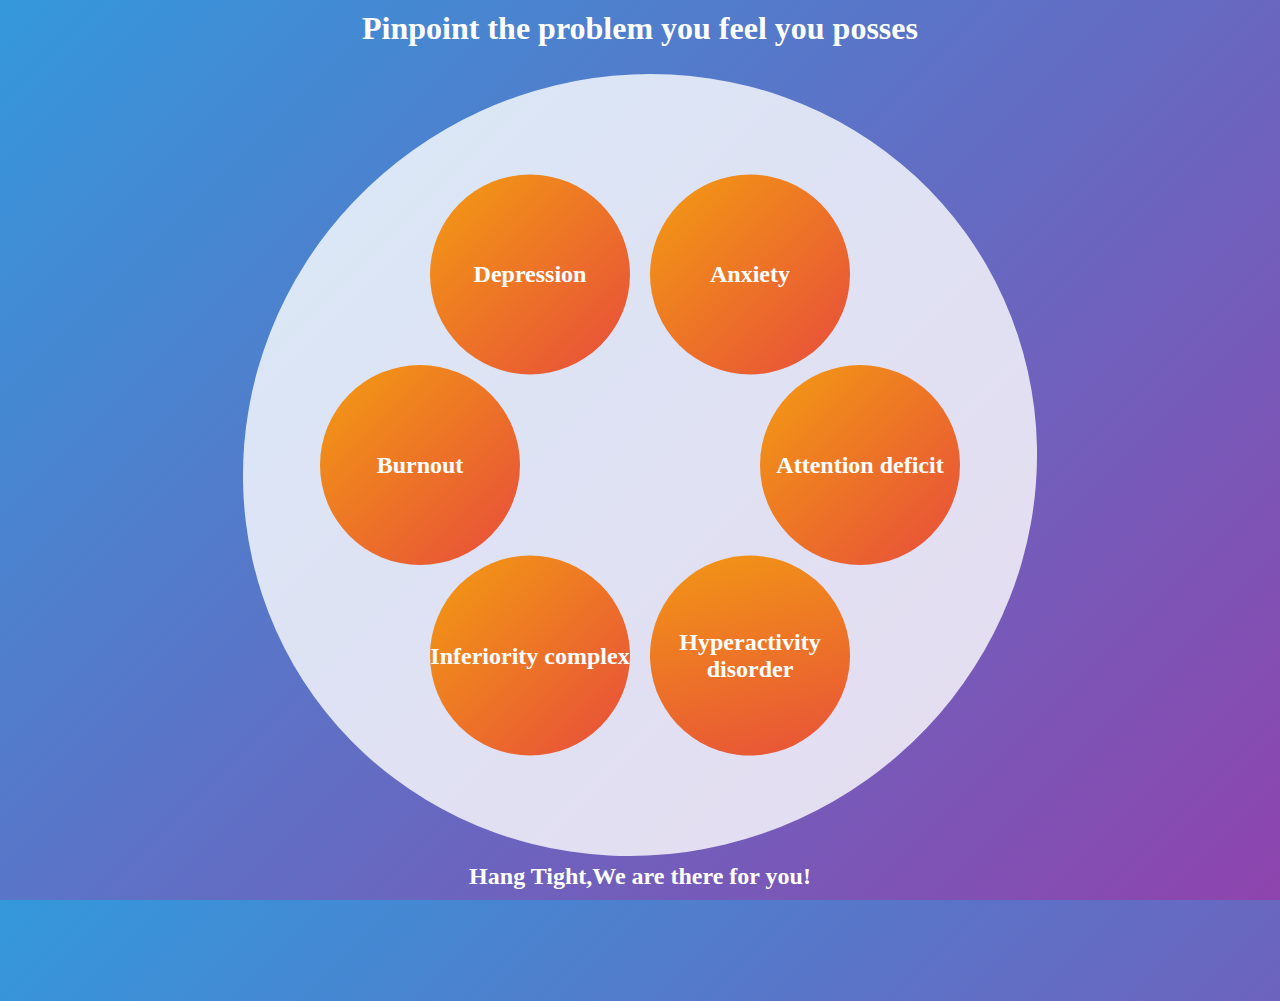
<file: Zenmindhealth/cicle.html>
<!DOCTYPE html>
<html lang="en">
<head>
<meta charset="UTF-8">
<meta name="viewport" content="width=device-width, initial-scale=1.0">
<title>Inclined Circles</title>
<style>
  body {
    margin: 0;
    padding: 0;
    display: flex;
    justify-content: center;
    align-items: center;
    height: 100vh;
    background: linear-gradient(135deg, #3498db, #8e44ad); /* Gradient background */
    flex-direction: column; /* Align elements vertically */
  }

  .circle-container {
    position: relative;
    width: 800px;
    height: 800px;
    border-radius: 50%;
    background-color: rgba(255, 255, 255, 0.8); /* Transparent white background */
    display: flex;
    justify-content: center;
    align-items: center;
    transform: rotate(-30deg); /* Rotate the container */
    margin-top: 20px; /* Adjust margin to create space between heading and circles */
  }

  .circle {
    position: absolute;
    width: 200px;
    height: 200px;
    border-radius: 50%;
    background: linear-gradient(135deg, #f39c12, #e74c3c); /* Gradient background */
    display: flex;
    justify-content: center;
    align-items: center;
    text-align: center;
    transform-origin: center;
  }

  .circle h2 {
    margin: 0;
    color: #fff; /* Text color */
  }

  .circle:nth-child(1) {
    transform: rotate(0deg) translateY(-220px) rotate(30deg); /* Position and rotate the first circle */
  }

  .circle:nth-child(2) {
    transform: rotate(60deg) translateY(-220px) rotate(330deg); /* Position and rotate the second circle */
  }

  .circle:nth-child(3) {
    transform: rotate(120deg) translateY(-220px) rotate(270deg); /* Position and rotate the third circle */
  }

  .circle:nth-child(4) {
    transform: rotate(180deg) translateY(-220px) rotate(240deg); /* Position and rotate the fourth circle */
  }

  .circle:nth-child(5) {
    transform: rotate(240deg) translateY(-220px) rotate(150deg); /* Position and rotate the fifth circle */
  }

  .circle:nth-child(6) {
    transform: rotate(300deg) translateY(-220px) rotate(90deg); /* Position and rotate the sixth circle */
  }

  /* Correct the rotation of heading 4 */
  .circle:nth-child(4) h2 {
    transform: rotate(-30deg); /* Rotate heading 4 back to upright position */
  }

  h1, h2 {
    text-align: center;
    margin: 10px 0;
    color: #fff; /* Text color */
  }
</style>
</head>
<body>
  <div>
    <h1>Pinpoint the problem you feel you posses</h1>
    
  </div>
  <div class="circle-container">
    <div class="circle"  onclick="  window.location.href = './page.html'; "><h2>Depression</h2></div>
    <div class="circle"><h2>Anxiety</h2></div>
    <div class="circle"><h2>Attention deficit</h2></div>
    <div class="circle"><h2>Hyperactivity disorder</h2></div>
    <div class="circle"><h2>Inferiority complex</h2></div>
    <div class="circle"><h2>Burnout</h2></div>
  </div>
  <h2>
    Hang Tight,We are there for you!
  </h2>
</body>
</html>
</file>
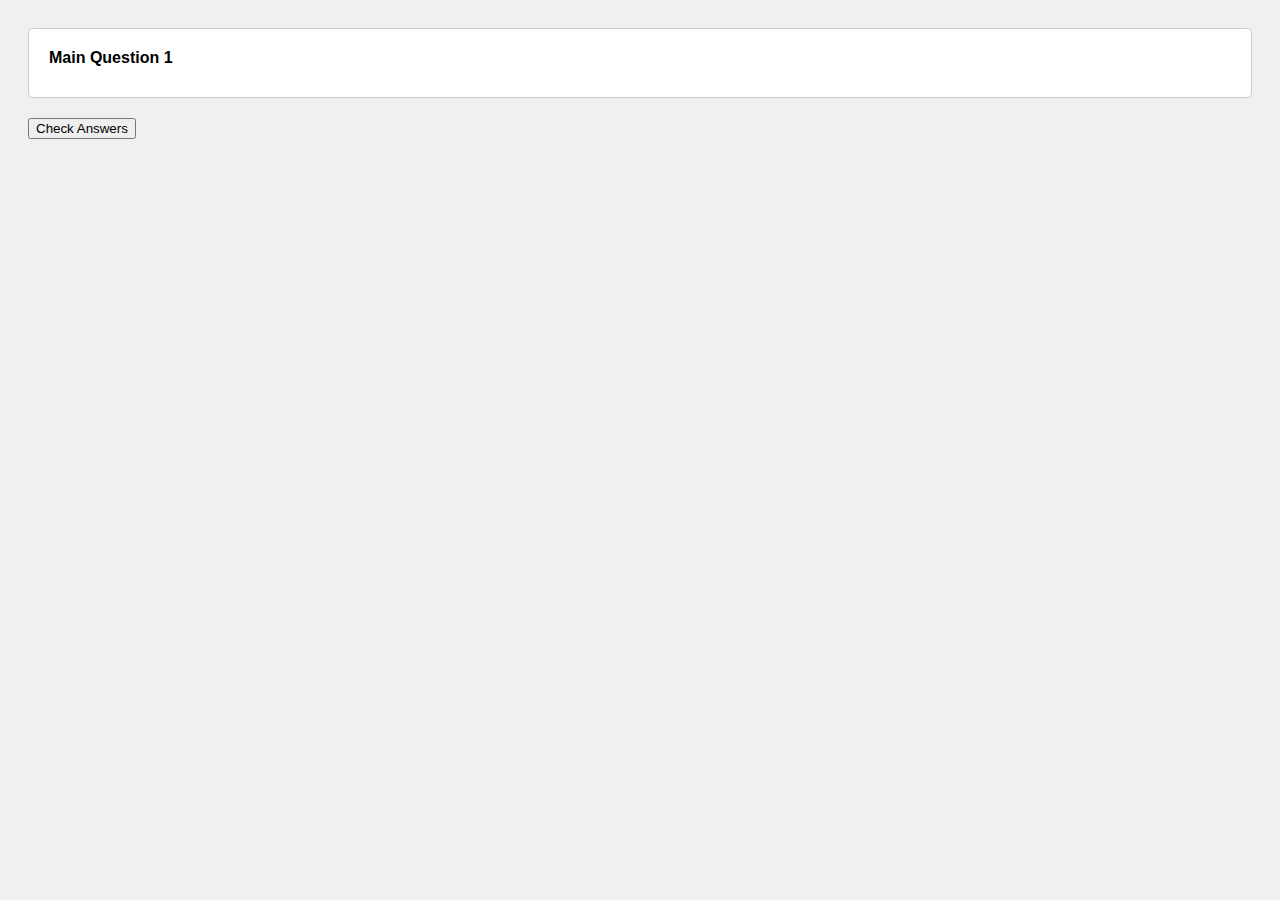
<file: Zenmindhealth/main.html>
<!DOCTYPE html>
<html lang="en">
<head>
<meta charset="UTF-8">
<meta name="viewport" content="width=device-width, initial-scale=1.0">
<title>Nested Questioning Page</title>
<style>
  body {
    font-family: Arial, sans-serif;
    background-color: #f0f0f0;
    padding: 20px;
  }
  .question-container {
    background-color: #fff;
    border: 1px solid #ccc;
    border-radius: 5px;
    padding: 20px;
    margin-bottom: 20px;
  }
  .question {
    font-weight: bold;
    margin-bottom: 10px;
    cursor: pointer;
  }
  .nested-question-container {
    display: none;
    margin-left: 20px;
  }
  .nested-question {
    font-weight: normal;
    margin-bottom: 5px;
  }
  .answer-container {
    margin-bottom: 10px;
  }
  .answer-label {
    margin-right: 10px;
  }
</style>
</head>
<body>

<div class="question-container" id="main-question-container">
  <div class="question" onclick="toggleNestedQuestions(this)">Click to reveal more questions</div>
  <div class="nested-question-container" id="nested-question-container">
    <!-- Nested Questions will be added here dynamically -->
  </div>
</div>

<div id="result"></div>

<script>
  const questions = [
    {
      question: "Main Question 1",
      nestedQuestions: [
        "Nested Question 1.1: Is the sky blue?",
        "Nested Question 1.2: Are oranges orange?",
        "Nested Question 1.3: Is the Earth flat?",
        "Nested Question 1.4: Do birds fly?"
      ]
    },
    {
      question: "Main Question 2",
      nestedQuestions: [
        "Nested Question 2.1: Is the sun hot?",
        "Nested Question 2.2: Are cats mammals?",
        "Nested Question 2.3: Do fish breathe underwater?",
        "Nested Question 2.4: Is chocolate tasty?"
      ]
    },
    // Add more questions as needed
  ];

  const mainQuestionContainer = document.getElementById('main-question-container');
  const nestedQuestionContainer = document.getElementById('nested-question-container');

  // Initialize the page with the first main question
  displayMainQuestion(questions[0]);

  function displayMainQuestion(questionData) {
    mainQuestionContainer.innerHTML = `<div class="question">${questionData.question}</div>`;
    nestedQuestionContainer.innerHTML = ""; // Reset nested questions container
    questionData.nestedQuestions.forEach(nestedQuestion => {
      const nestedQuestionDiv = document.createElement('div');
      nestedQuestionDiv.classList.add('nested-question');
      nestedQuestionDiv.textContent = nestedQuestion;
      nestedQuestionContainer.appendChild(nestedQuestionDiv);
    });
  }

  function toggleNestedQuestions(mainQuestion) {
    const isExpanded = mainQuestion.nextElementSibling.style.display === 'block';
    if (isExpanded) {
      mainQuestion.nextElementSibling.style.display = 'none';
    } else {
      mainQuestion.nextElementSibling.style.display = 'block';
    }
  }

  function checkAnswers() {
    let score = 0;

    questions.forEach(mainQuestion => {
      const nestedQuestionDiv = document.getElementById('nested-question-container');
      const nestedQuestions = nestedQuestionDiv.getElementsByClassName('nested-question');
      
      let correctAnswers = 0;

      for (let i = 0; i < nestedQuestions.length; i++) {
        // Simulate checking answers by randomly selecting true or false
        const isTrue = Math.random() < 0.5; // Randomly true/false

        // For demonstration purposes, let's assume if the answer is true, it's correct
        if (isTrue) {
          correctAnswers++;
        }
      }

      // If at least 3 out of 4 answers are correct, increase the score
      if (correctAnswers >= 3) {
        score++;
      }
    });

    document.getElementById('result').textContent = `You got ${score} out of ${questions.length} questions correct.`;
  }
</script>

<button onclick="checkAnswers()">Check Answers</button>

</body>
</html>
</file>
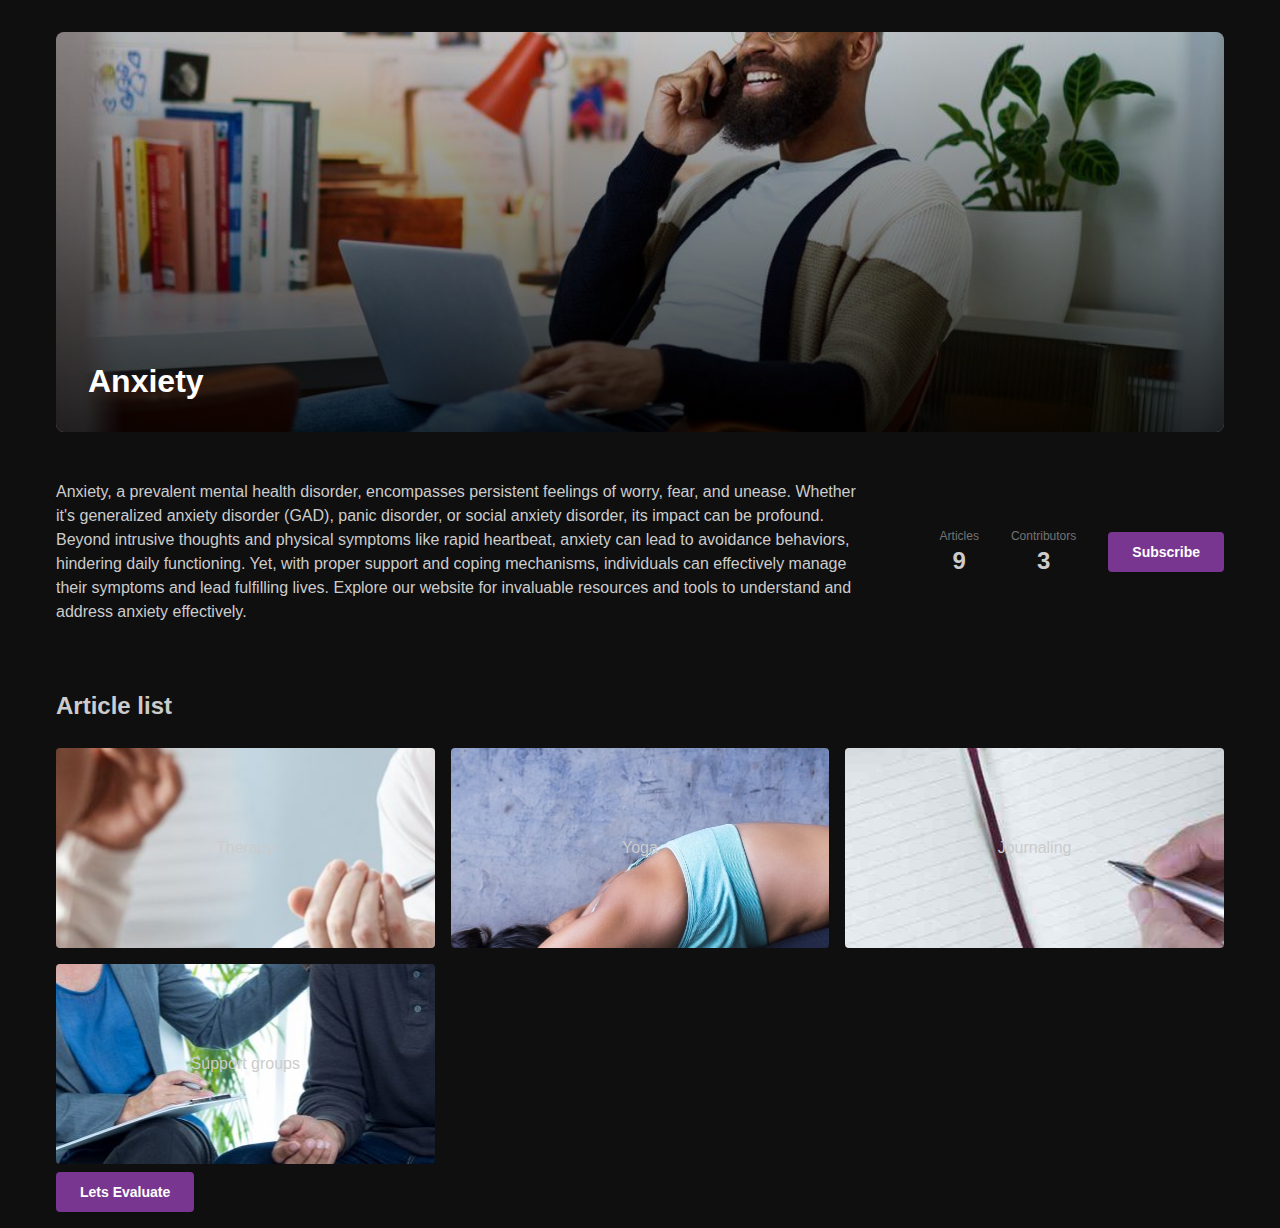
<file: Zenmindhealth/page copy.html>
<!DOCTYPE html>
<html lang="en">

<head>
    <meta charset="UTF-8">
    <meta name="viewport" content="width=device-width, initial-scale=1.0">
    <title>Document</title>
    <style>
        :root {
            /* Layout container */
            --grid-small: 1200px;
            --grid-large: 1440px;

            /* Colours */
            --gray-50: #f5f5f5;
            --gray-100: #e5e5e5;
            --gray-200: #cccccc;
            --gray-300: #999999;
            --gray-400: #737373;
            --gray-500: #454545;
            --gray-600: #383838;
            --gray-700: #2a2a2a;
            --gray-800: #1e1e1e;
            --gray-900: #141414;
            --color-primary: #793690;
            --color-text: var(--gray-200);
            --color-text-muted: var(--gray-400);
            --color-bg: #0f0f0f;

            /* Spacing system */
            --spacer-base: 8px;
            --spacer-half: calc(var(--spacer-base) / 2);
            --spacer-1: var(--spacer-base);
            --spacer-2: calc(var(--spacer-base) * 2);
            --spacer-3: calc(var(--spacer-base) * 3);
            --spacer-4: calc(var(--spacer-base) * 4);
            --spacer-6: calc(var(--spacer-base) * 3);
            --spacer-8: calc(var(--spacer-base) * 8);

            /* Extra stuff */
            --cover-img-url: url("./happy.jpg");
            --font-family: Inter, Arial, sans-serif;
            --button-bg: var(--color-primary);
            --button-bg-hover: #5a286b;
        }

        *,
        *:before,
        *:after {
            box-sizing: border-box;
        }

        body {
            margin: 0;
            padding: 0;
            font-family: var(--font-family);
            background-color: var(--color-bg);
            color: var(--color-text);
            font-size: 16px;
        }

        main {
            max-width: var(--grid-small);
            padding: var(--spacer-2);
            margin: 0 auto;
            min-height: 100vh;
        }





        .topic-teaser {
            display: flex;
            flex-direction: column-reverse;
            align-items: center;
            padding: var(--spacer-4);
            position: relative;
            background: var(--gray-800);
            height: 300px;
            border-radius: 8px;
            background-image: var(--cover-img-url);
            background-size: cover;
            background-repeat: no-repeat;
            background-position: center;
            overflow: hidden;
        }

        .topic-teaser h1 {
            margin: 0;
            color: white;
            z-index: 1;
            text-align: center;
        }

        .topic-teaser:before {
            content: "";
            position: absolute;
            top: 0;
            right: 0;
            bottom: 0;
            left: 0;
            background-image: linear-gradient(rgba(0, 0, 0, 0.2), rgba(0, 0, 0, 0.8));
        }

        .topic-details {
            display: flex;
            flex-direction: column-reverse;
            align-items: center;
            padding: var(--spacer-4) 0;
        }

        .topic-details-wrapper {
            display: flex;
            flex-direction: column;
            align-items: center;
            text-align: center;
        }

        .topic-description {
            line-height: 1.5;
            max-width: 800px;
        }

        .topic-stats {
            display: flex;
            list-style: none;
            padding: 0;
            margin: 0;
        }

        .topic-stat {
            margin-right: var(--spacer-4);
        }

        .topic-stat:last-child {
            margin-right: 0;
        }

        .topic-stat-header {
            margin: 0 0 var(--spacer-half);
            text-align: center;
            font-size: 12px;
            font-weight: normal;
            color: var(--color-text-muted);
        }

        .topic-stat-value {
            margin: 0;
            text-align: center;
            font-weight: bold;
            font-size: 24px;
        }

        .article-list {
            list-style: none;
            margin: 0;
            padding: 0;
            display: flex;
            flex-direction: column;
            margin: 0 calc(-1 * var(--spacer-1));
        }

        .article-card {
            background-color: var(--gray-800);
            padding: var(--spacer-2);
            height: 200px;
            margin: var(--spacer-1);
            border-radius: 4px;
            background-position: center;
            background-repeat: no-repeat;
            display: flex;
            align-items: center;
            justify-content: center;

        }

        button {
            background-color: var(--button-bg);
            color: white;
            border: 0;
            border-radius: 4px;
            font-family: var(--font-family);
            font-size: 14px;
            line-height: 16px;
            padding: 12px 24px;
            font-weight: 600;
            transition: background-color 300ms ease-out;
        }

        button:hover {
            cursor: pointer;
            background-color: var(--button-bg-hover);
        }

        /*
  LAYOUT RESPONSIVENESS

  Breakpoints:
  - XS: 0px;
  - SM: 600px;
  - MD: 960px;
  - LG: 1280px;
  - XL: 1920px;
*/

        /* SM viewport overrides */
        @media (min-width: 600px) {
            .topic-teaser {
                align-items: flex-start;
            }

            .topic-teaser h1 {
                text-align: left;
            }

            .article-list {
                flex-direction: row;
                flex-wrap: wrap;
            }

            .article-card {
                flex-basis: calc(50% - var(--spacer-2));
            }
        }

        /* MD viewport overrides */
        @media (min-width: 960px) {
            .topic-teaser {
                height: 400px;
            }

            .topic-details {
                flex-direction: row;
                justify-content: space-between;
            }

            .topic-details-wrapper {
                flex-direction: row;
                justify-content: space-between;
                flex: 1;
                margin-right: var(--spacer-4);
            }

            .topic-description {
                text-align: left;
                margin-right: var(--spacer-4);
            }
        }

        /* LG viewport overrides */
        @media (min-width: 1280px) {
            main {
                padding-top: var(--spacer-4);
            }

            .article-card {
                flex-basis: calc(33.33% - var(--spacer-2));
            }
        }

        /* XL viewport overrides */
        @media (min-width: 1920px) {
            main {
                max-width: var(--grid-large);
            }

            .topic-teaser {
                height: 500px;
            }

            .topic-teaser h1 {
                font-size: 48px;
            }
        }
    </style>
</head>

<body>
    <main>
        <section class="topic-cover">
            <header class="topic-teaser">
                <h1>Anxiety</h1>
            </header>
            <div class="topic-details">
                <div class="topic-details-wrapper">
                    <p class="topic-description">Anxiety, a prevalent mental health disorder, encompasses persistent feelings of worry, fear, and unease. Whether it's generalized anxiety disorder (GAD), panic disorder, or social anxiety disorder, its impact can be profound. Beyond intrusive thoughts and physical symptoms like rapid heartbeat, anxiety can lead to avoidance behaviors, hindering daily functioning. Yet, with proper support and coping mechanisms, individuals can effectively manage their symptoms and lead fulfilling lives. Explore our website for invaluable resources and tools to understand and address anxiety effectively.</p>
                    <ul class="topic-stats">
                        <li class="topic-stat">
                            <h6 class="topic-stat-header">Articles</h6>
                            <p class="topic-stat-value">9</p>
                        </li>
                        <li class="topic-stat">
                            <h6 class="topic-stat-header">Contributors</h6>
                            <p class="topic-stat-value">3</p>
                        </li>
                    </ul>
                </div>
                <button>Subscribe</button>
            </div>
        </section>
        <section class="articles">
            <h2>Article list</h2>
            <ul class="article-list">
                <li class="article-card" style="background-image: url('./Thearpy.jpg'); ">
                    <p>Therapy</p>
                </li>
                <li class="article-card" style=" background-image: url('./Yoga.jpg');">
                    <p>Yoga</p>
                </li>
                <li class="article-card" style=" background-image: url('./Journaling.jpg');">
                    <p>Journaling</p>
                </li>
                <li class="article-card" style=" background-image: url('./Support\ group.jpg');">
                    <p>Support groups</p>
                </li>
            </ul>
        </section>

        <button type="button"onclick="test()">
            Lets Evaluate
        </button>
    </main>
    <script>
      function test(){
        window.location.href = './test.html'; //Will take you to Google.
      }
    </script>
</body>

</html>
</file>
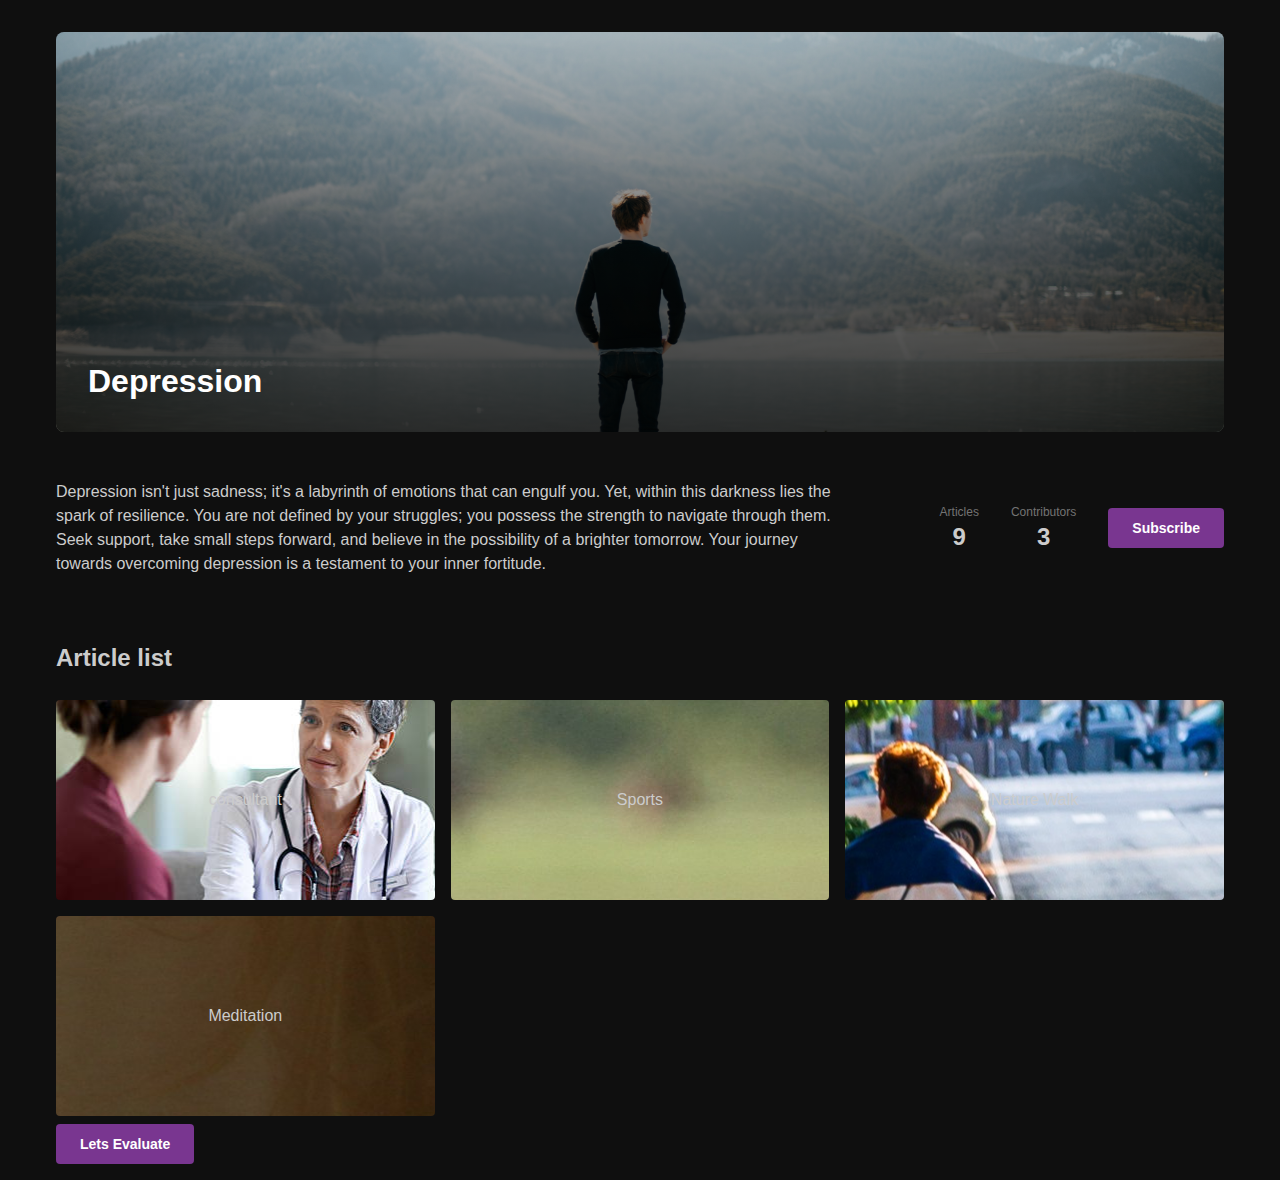
<file: Zenmindhealth/page.html>
<!DOCTYPE html>
<html lang="en">

<head>
    <meta charset="UTF-8">
    <meta name="viewport" content="width=device-width, initial-scale=1.0">
    <title>Document</title>
    <style>
        :root {
            /* Layout container */
            --grid-small: 1200px;
            --grid-large: 1440px;

            /* Colours */
            --gray-50: #f5f5f5;
            --gray-100: #e5e5e5;
            --gray-200: #cccccc;
            --gray-300: #999999;
            --gray-400: #737373;
            --gray-500: #454545;
            --gray-600: #383838;
            --gray-700: #2a2a2a;
            --gray-800: #1e1e1e;
            --gray-900: #141414;
            --color-primary: #793690;
            --color-text: var(--gray-200);
            --color-text-muted: var(--gray-400);
            --color-bg: #0f0f0f;

            /* Spacing system */
            --spacer-base: 8px;
            --spacer-half: calc(var(--spacer-base) / 2);
            --spacer-1: var(--spacer-base);
            --spacer-2: calc(var(--spacer-base) * 2);
            --spacer-3: calc(var(--spacer-base) * 3);
            --spacer-4: calc(var(--spacer-base) * 4);
            --spacer-6: calc(var(--spacer-base) * 3);
            --spacer-8: calc(var(--spacer-base) * 8);

            /* Extra stuff */
            --cover-img-url: url("./outlook.jpg");
            --font-family: Inter, Arial, sans-serif;
            --button-bg: var(--color-primary);
            --button-bg-hover: #5a286b;
        }

        *,
        *:before,
        *:after {
            box-sizing: border-box;
        }

        body {
            margin: 0;
            padding: 0;
            font-family: var(--font-family);
            background-color: var(--color-bg);
            color: var(--color-text);
            font-size: 16px;
        }

        main {
            max-width: var(--grid-small);
            padding: var(--spacer-2);
            margin: 0 auto;
            min-height: 100vh;
        }





        .topic-teaser {
            display: flex;
            flex-direction: column-reverse;
            align-items: center;
            padding: var(--spacer-4);
            position: relative;
            background: var(--gray-800);
            height: 300px;
            border-radius: 8px;
            background-image: var(--cover-img-url);
            background-size: cover;
            background-repeat: no-repeat;
            background-position: center;
            overflow: hidden;
        }

        .topic-teaser h1 {
            margin: 0;
            color: white;
            z-index: 1;
            text-align: center;
        }

        .topic-teaser:before {
            content: "";
            position: absolute;
            top: 0;
            right: 0;
            bottom: 0;
            left: 0;
            background-image: linear-gradient(rgba(0, 0, 0, 0.2), rgba(0, 0, 0, 0.8));
        }

        .topic-details {
            display: flex;
            flex-direction: column-reverse;
            align-items: center;
            padding: var(--spacer-4) 0;
        }

        .topic-details-wrapper {
            display: flex;
            flex-direction: column;
            align-items: center;
            text-align: center;
        }

        .topic-description {
            line-height: 1.5;
            max-width: 800px;
        }

        .topic-stats {
            display: flex;
            list-style: none;
            padding: 0;
            margin: 0;
        }

        .topic-stat {
            margin-right: var(--spacer-4);
        }

        .topic-stat:last-child {
            margin-right: 0;
        }

        .topic-stat-header {
            margin: 0 0 var(--spacer-half);
            text-align: center;
            font-size: 12px;
            font-weight: normal;
            color: var(--color-text-muted);
        }

        .topic-stat-value {
            margin: 0;
            text-align: center;
            font-weight: bold;
            font-size: 24px;
        }

        .article-list {
            list-style: none;
            margin: 0;
            padding: 0;
            display: flex;
            flex-direction: column;
            margin: 0 calc(-1 * var(--spacer-1));
        }

        .article-card {
            background-color: var(--gray-800);
            padding: var(--spacer-2);
            height: 200px;
            margin: var(--spacer-1);
            border-radius: 4px;
            background-position: center;
            background-repeat: no-repeat;
            display: flex;
            align-items: center;
            justify-content: center;

        }

        button {
            background-color: var(--button-bg);
            color: white;
            border: 0;
            border-radius: 4px;
            font-family: var(--font-family);
            font-size: 14px;
            line-height: 16px;
            padding: 12px 24px;
            font-weight: 600;
            transition: background-color 300ms ease-out;
        }

        button:hover {
            cursor: pointer;
            background-color: var(--button-bg-hover);
        }

        /*
  LAYOUT RESPONSIVENESS

  Breakpoints:
  - XS: 0px;
  - SM: 600px;
  - MD: 960px;
  - LG: 1280px;
  - XL: 1920px;
*/

        /* SM viewport overrides */
        @media (min-width: 600px) {
            .topic-teaser {
                align-items: flex-start;
            }

            .topic-teaser h1 {
                text-align: left;
            }

            .article-list {
                flex-direction: row;
                flex-wrap: wrap;
            }

            .article-card {
                flex-basis: calc(50% - var(--spacer-2));
            }
        }

        /* MD viewport overrides */
        @media (min-width: 960px) {
            .topic-teaser {
                height: 400px;
            }

            .topic-details {
                flex-direction: row;
                justify-content: space-between;
            }

            .topic-details-wrapper {
                flex-direction: row;
                justify-content: space-between;
                flex: 1;
                margin-right: var(--spacer-4);
            }

            .topic-description {
                text-align: left;
                margin-right: var(--spacer-4);
            }
        }

        /* LG viewport overrides */
        @media (min-width: 1280px) {
            main {
                padding-top: var(--spacer-4);
            }

            .article-card {
                flex-basis: calc(33.33% - var(--spacer-2));
            }
        }

        /* XL viewport overrides */
        @media (min-width: 1920px) {
            main {
                max-width: var(--grid-large);
            }

            .topic-teaser {
                height: 500px;
            }

            .topic-teaser h1 {
                font-size: 48px;
            }
        }
    </style>
</head>

<body>
    <main>
        <section class="topic-cover">
            <header class="topic-teaser">
                <h1>Depression</h1>
            </header>
            <div class="topic-details">
                <div class="topic-details-wrapper">
                    <p class="topic-description">Depression isn't just sadness; it's a labyrinth of emotions that can engulf you. Yet, within this darkness lies the spark of resilience. You are not defined by your struggles; you possess the strength to navigate through them. Seek support, take small steps forward, and believe in the possibility of a brighter tomorrow. Your journey towards overcoming depression is a testament to your inner fortitude.</p>
                    <ul class="topic-stats">
                        <li class="topic-stat">
                            <h6 class="topic-stat-header">Articles</h6>
                            <p class="topic-stat-value">9</p>
                        </li>
                        <li class="topic-stat">
                            <h6 class="topic-stat-header">Contributors</h6>
                            <p class="topic-stat-value">3</p>
                        </li>
                    </ul>
                </div>
                <button>Subscribe</button>
            </div>
        </section>
        <section class="articles">
            <h2>Article list</h2>
            <ul class="article-list">
                <li class="article-card" style="background-image: url('./depr1.jpg'); ">
                    <p>consultant</p>
                </li>
                <li class="article-card" style=" background-image: url('./soccer.jpg');">
                    <p>Sports</p>
                </li>
                <li class="article-card" style=" background-image: url('./street.jpg');">
                    <p>Nature Walk</p>
                </li>
                <li class="article-card" style=" background-image: url('./meditate.jpg');">
                    <p>Meditation</p>
                </li>
            </ul>
        </section>

        <button type="button"onclick="test()">
            Lets Evaluate
        </button>
    </main>
    <script>
      function test(){
        window.location.href = './test.html'; //Will take you to Google.
      }
    </script>
</body>

</html>
</file>
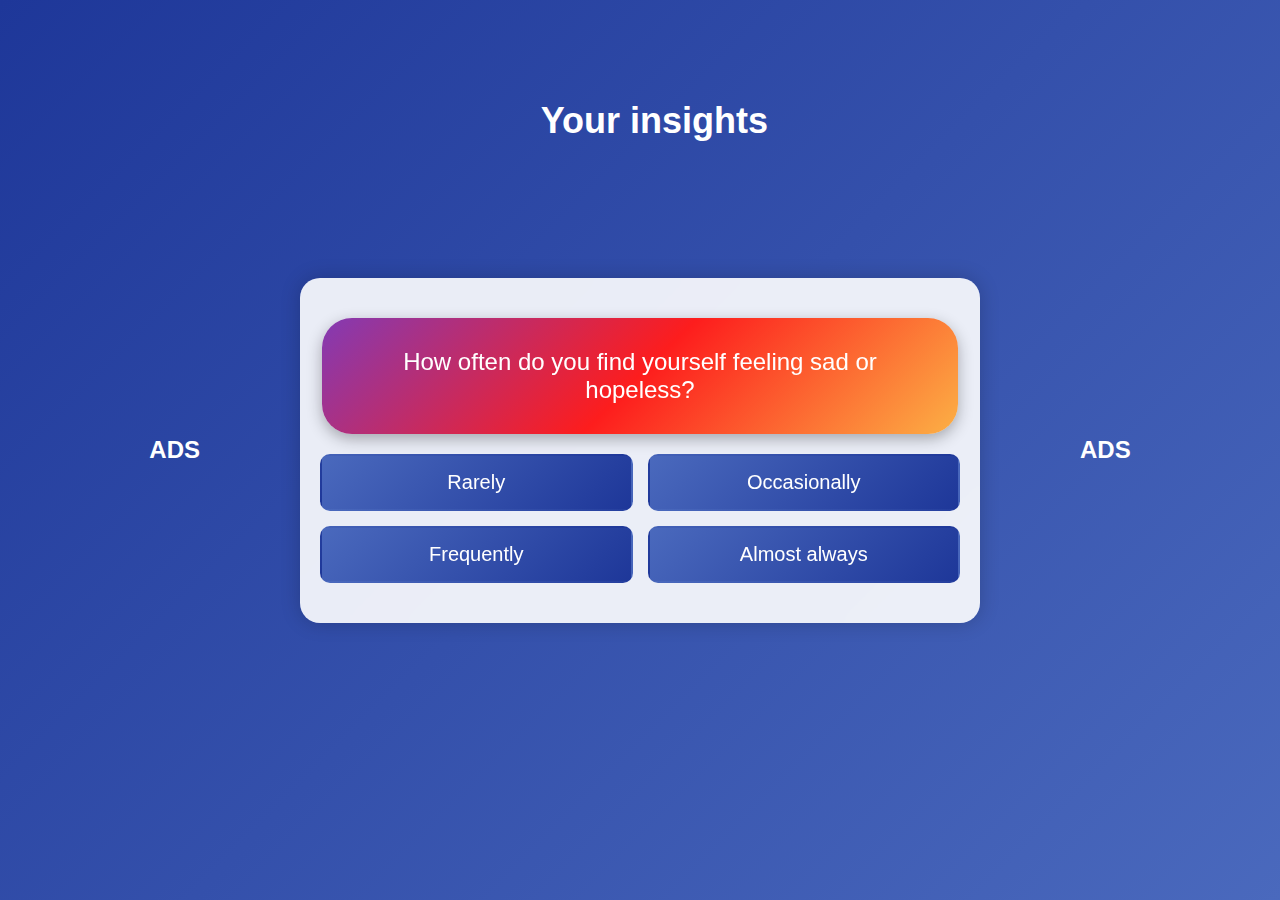
<file: Zenmindhealth/test.html>
<!DOCTYPE html>
<html lang="en">

<head>
    <meta charset="UTF-8">
    <meta name="viewport" content="width=device-width, initial-scale=1.0">
    <title>Quiz App</title>
    <style>
        .headingclass {
            position: absolute;
            top: 10%;
            right: 40%;
            text-align: center;
        }
    </style>
    <link rel="stylesheet" href="test.css">
</head>

<body>
    <div class="headingclass">
        <h1>
            Your insights
        </h1>
    </div>
    <h2>
        ADS
    </h2>
    <div class="container">
        <div class="question" id="question"></div>
        <div class="options" id="options"></div>
        <button id="nextBtn">Next</button>
        <div id="results"></div>
    </div>
    <h2>ADS</h2>
    </h1>

    <script>
        const questions = [
            {
                question: "How often do you find yourself feeling sad or hopeless?",
                options: ["Rarely", "Occasionally", "Frequently", "Almost always"],
                correctSolution: "Almost always",
                section: "Persistent Sadness"
            },
            {
                question: "Have you noticed a persistent feeling of sadness that lasts for more than a few days?",
                options: ["Not at all", "Sometimes", "Often", "Constantly"],
                correctSolution: "Constantly",
                section: "Persistent Sadness"
            },
            {
                question: "Do you find it difficult to shake off feelings of hopelessness, even when good things happen?",
                options: ["Not at all", "Occasionally", "Frequently", "Always"],
                correctSolution: "Always",
                section: "Persistent Sadness"
            },
            {
                question: "Have you experienced a loss of interest in activities you once enjoyed due to persistent sadness?",
                options: ["Not at all", "Sometimes", "Often", "Always"],
                correctSolution: "Always",
                section: "Persistent Sadness"
            },
            {
                question: "How would you describe your sleep quality lately?",
                options: ["Excellent", "Good", "Fair", "Poor"],
                correctSolution: "Poor",
                section: "Changes in Sleep Patterns"
            },
            {
                question: "Have you had trouble falling asleep or staying asleep?",
                options: ["Rarely", "Sometimes", "Often", "Almost every night"],
                correctSolution: "Almost every night",
                section: "Changes in Sleep Patterns"
            },
            {
                question: "Do you find yourself waking up frequently during the night?",
                options: ["Never", "Rarely", "Sometimes", "Often"],
                correctSolution: "Often",
                section: "Changes in Sleep Patterns"
            },
            {
                question: "Have you experienced significant changes in your sleep patterns recently?",
                options: ["No change", "Yes, I've been sleeping more than usual", "Yes, I've been sleeping less than usual", "Yes, my sleep patterns have been erratic"],
                correctSolution: "AYes, my sleep patterns have been erratic",
                section: "Changes in Sleep Patterns"
            },
            {
                question: "How would you describe your appetite lately?",
                options: ["Normal", "Decreased", "Increased", "Fluctuating"],
                correctSolution: "Fluctuating",
                section: "Appetite Changes"
            },
            {
                question: "Have you noticed any changes in your eating habits, such as eating more or less than usual?",
                options: ["No change", "Yes, I've been eating less", "Yes, I've been eating more", "Yes, my eating habits have been unpredictable"],
                correctSolution: "Yes, my eating habits have been unpredictable",
                section: "Appetite Changes"
            },
            {
                question: "Do you often eat to cope with emotions rather than physical hunger?",
                options: ["Never", "Rarely", "Sometimes", "Often"],
                correctSolution: "Often",
                section: "Appetite Changes"
            },
            {
                question: "Have you experienced any unintended weight changes recently?",
                options: ["No change", "Yes, I've lost weight", "Yes, I've gained weight", "Yes, my weight has been fluctuating"],
                correctSolution: "Yes, my weight has been fluctuating",
                section: "Appetite Changes"
            },
            {
                question: "How interested are you in participating in activities you used to enjoy?",
                options: ["Very interested", "Somewhat interested", "Not very interested", "Not interested at all"],
                correctSolution: "Not interested at all",
                section: "Loss of Interest"
            },
            {
                question: "Have you found it difficult to motivate yourself to engage in activities you once found enjoyable?",
                options: ["Never", "Rarely", "Sometimes", "Often"],
                correctSolution: "Often",
                section: "Loss of Interest"
            },
            {
                question: "Do you feel a sense of emptiness or lack of pleasure in activities that used to bring you joy?",
                options: ["Never", "Occasionally", "Frequently", "Always"],
                correctSolution: "Always",
                section: "Loss of Interest"
            },
            {
                question: "Have you withdrawn from social activities or hobbies you once enjoyed?",
                options: ["Not at all", "Sometimes", "Often", "Always"],
                correctSolution: "Always",
                section: "Loss of Interest"
            },
            {
                question: "How would you rate your energy levels?",
                options: ["Very High", "High", "Low", "Very Low"],
                correctSolution: "Very Low",
                section: "Low Energy"
            },
            {
                question: "Do you often feel fatigued or exhausted?",
                options: ["Rarely or Never", "Occasionally", "Often", "Constantly"],
                correctSolution: "Constantly",
                section: "Low Energy"
            },
            {
                question: "Do you struggle to find motivation for daily tasks due to low energy?",
                options: ["Not at all", "Sometimes", "Frequently", "Always"],
                correctSolution: "Always",
                section: "Low Energy"
            },
            {
                question: "Have you noticed a significant decrease in your activity levels?",
                options: ["Not at all", "Slightly", "Moderately", "Significantly"],
                correctSolution: "Significantly",
                section: "Low Energy"
            },
            {
                question: "Are you able to focus on tasks without difficulty?",
                options: ["Always", "Most of the time", "Sometimes", "Rarely or Never"],
                correctSolution: "Rarely or Never",
                section: "Difficulty Concentrating"
            },
            {
                question: "Do you find it hard to remember things or complete tasks?",
                options: ["Rarely or Never", "Occasionally", "Often", "Constantly"],
                correctSolution: "Constantly",
                section: "Difficulty Concentrating"
            },
            {
                question: "Are you easily distracted while working or studying?",
                options: ["Rarely or Never", "Occasionally", "Often", "Constantly"],
                correctSolution: "Constantly",
                section: "Difficulty Concentrating"
            },
            {
                question: "Have you noticed a decline in your ability to concentrate?",
                options: ["Not at all", "Slightly", "Moderately", "Significantly"],
                correctSolution: "Significantly",
                section: "Difficulty Concentrating"
            },
            {
                question: "Do you generally feel good about yourself?",
                options: ["Always", "Most of the time", "Sometimes", "Rarely or Never"],
                correctSolution: "Rarely or Never",
                section: "Negative Self-Perception"
            },
            {
                question: "Do you often feel inadequate or worthless?",
                options: ["Rarely or Never", "Occasionally", "Often", "Constantly"],
                correctSolution: "Constantly",
                section: "Negative Self-Perception"
            },
            {
                question: "Are you satisfied with who you are?",
                options: ["Completely", "Mostly", "Partially", "Not at all"],
                correctSolution: "Not at all",
                section: "Negative Self-Perception"
            },
            {
                question: "Have you experienced persistent negative thoughts about yourself?",
                options: ["Rarely or Never", "Occasionally", "Often", "Constantly"],
                correctSolution: "Constantly",
                section: "Negative Self-Perception"
            },
            {
                question: "How often do you engage in social activities?",
                options: ["Very Frequently", "Frequently", "Occasionally", "Rarely or Never"],
                correctSolution: "Rarely or Never",
                section: "Isolation"
            },
            {
                question: "Do you enjoy spending time with others?",
                options: ["Always", "Most of the time", "Sometimes", "Rarely or Never"],
                correctSolution: "Rarely or Never",
                section: "Isolation"
            },
            {
                question: "Have you been avoiding social interactions?",
                options: ["Rarely or Never", "Occasionally", "Often", "Constantly"],
                correctSolution: "Constantly",
                section: "Isolation"
            },
            {
                question: "Do you prefer being alone over socializing with others?",
                options: ["Rarely or Never", "Occasionally", "Often", "Always"],
                correctSolution: "Always",
                section: "Isolation"
            },
            {
                question: "Have you had thoughts of harming yourself?",
                options: ["Never", "Rarely", "Sometimes", "Often"],
                correctSolution: "Often",
                section: "Suicidal Thoughts"
            },
            {
                question: "Do you feel like life is not worth living?",
                options: ["Never", "Rarely", "Sometimes", "Often"],
                correctSolution: "Often",
                section: "Suicidal Thoughts"
            },
            {
                question: "Have you considered suicide as a solution to your problems?",
                options: ["Never", "Rarely", "Sometimes", "Often"],
                correctSolution: "Often",
                section: "Suicidal Thoughts"
            },
            {
                question: "Have you made any plans to harm yourself?",
                options: ["Never", "Rarely", "Sometimes", "Often"],
                correctSolution: "Often",
                section: "Suicidal Thoughts"
            }
        ];


        const questionElement = document.getElementById('question');
        const optionsElement = document.getElementById('options');
        const nextBtn = document.getElementById('nextBtn');
        const resultsElement = document.getElementById('results');

        let currentQuestionIndex = 0;
        const sectionScores = {};

        questions.forEach(question => {
            sectionScores[question.section] = 0;
        });

        function showQuestion() {
            const currentQuestion = questions[currentQuestionIndex];
            questionElement.textContent = currentQuestion.question;
            optionsElement.innerHTML = '';
            currentQuestion.options.forEach(option => {
                const optionBtn = document.createElement('button');
                optionBtn.textContent = option;
                optionBtn.classList.add('optionBtn');
                optionBtn.addEventListener('click', () => {
                    checkAnswer(option, currentQuestion.section);
                });
                optionsElement.appendChild(optionBtn);
            });
        }

        function checkAnswer(selectedOption, section) {
            const currentQuestion = questions[currentQuestionIndex];
            if (selectedOption === currentQuestion.correctSolution) {
                sectionScores[section]++;
            }
            nextBtn.style.display = 'block';
        }
        const depressionSigns = {
            "Persistent Sadness": "Encourage students to talk about their feelings with a trusted friend, family member, or counselor.",
            "Changes in Sleep Patterns": "Establish a consistent sleep schedule and create a relaxing bedtime routine.",
            "Appetite Changes": "Aim for balanced meals and practice mindful eating.",
            "Loss of Interest": "Set small, achievable goals for participating in enjoyable activities.",
            "Low Energy": "Incorporate regular physical activity into their routine.",
            "Difficulty Concentrating": "Break tasks into smaller steps and minimize distractions.",
            "Negative Self-Perception": "Challenge negative thoughts with positive affirmations.",
            "Isolation": "Facilitate social connections through virtual activities or discussion groups.",
            "Suicidal Thoughts": "Ensure access to crisis support resources and encourage seeking help."
        };
        // function showResults() {
        //     resultsElement.innerHTML = '<h3>Results</h3>';
        //     const threshold = 3; // Threshold score to print the statement

        //     for (const section in sectionScores) {
        //         if (sectionScores[section] > threshold && depressionSigns.hasOwnProperty(section)) {
        //             resultsElement.innerHTML += `<p>${section}: ${sectionScores[section]}</p>`;
        //             resultsElement.innerHTML += `<p>${depressionSigns[section]}</p>`;
        //         }
        //     }
        //     document.getElementById("question").style.display="none";
        //     document.getElementById("options").style.display="none";
        //     document.getElementById("nextBtn").style.display="none";


        // }
        function showResults() {
            resultsElement.innerHTML = '<h3>Results</h3>';
            const threshold = 2; // Threshold score to count as a significant sign
            let count = 0; // Counter for sections with scores greater than threshold

            // Count sections with scores greater than threshold
            for (const section in sectionScores) {
                if (sectionScores[section] > threshold) {
                    count++;
                }
            }

            // Check if count exceeds 5, if so, display the message
            if (count >= 5) {
                resultsElement.innerHTML += "<p>You need to visit the doctor.</p>";
            }
            document.getElementById("question").style.display = "none";
            document.getElementById("options").style.display = "none";
            document.getElementById("nextBtn").style.display = "none";
        }

        showQuestion();

        nextBtn.addEventListener('click', () => {
            currentQuestionIndex++;
            if (currentQuestionIndex < questions.length) {
                showQuestion();
                nextBtn.style.display = 'none';
            } else {
                showResults();
                nextBtn.style.display = 'none';
            }
        });
    </script>

</body>

</html>
</file>
<file: Zenmindhealth/test.css>
body {
    font-family: 'Segoe UI', Tahoma, Geneva, Verdana, sans-serif;
    background: linear-gradient(135deg, #1e3799, #4a69bd);
    margin: 0;
    padding: 0;
    display: flex;
    justify-content: center;
    align-items: center;
    min-height: 100vh;
}

.container {
    width: 50%;
    padding: 20px;
    border-radius: 20px;
    box-shadow: 0 0 20px rgba(0, 0, 0, 0.2);
    background-color: rgba(255, 255, 255, 0.9);
    backdrop-filter: blur(10px);
}

.heading {
    text-align: center;
    color: #fff;
    font-size: 36px;
    margin-bottom: 20px;
}

.question {
    background: linear-gradient(135deg, #833ab4, #fd1d1d, #fcb045);
    color: #fff;
    border-radius: 30px;
    font-size: 24px;
    padding: 30px;
    text-align: center;
    margin: 20px auto;
    max-width: 90%;
    box-shadow: 0 5px 15px rgba(0, 0, 0, 0.3);
    animation: fadeInUp 0.8s ease forwards;
}

.options {
    display: grid;
    grid-template-columns: repeat(2, 1fr);
    gap: 15px;
    text-align: center;
    animation: fadeIn 1s ease forwards;
}

.optionBtn {
    font-size: 20px;
    cursor: pointer;
    background: linear-gradient(135deg, #4a69bd, #1e3799);
    border: 2px solid transparent;
    border-radius: 10px;
    color: #fff;
    padding: 15px 0;
    transition: all 0.3s ease;
}

.optionBtn:hover {
    background: linear-gradient(135deg, #1e3799, #4a69bd);
    border-color: #fff;
}
h2{
    margin: 0 100px;
    color:white;
}
#nextBtn {
    margin-top: 20px;
    padding: 15px 30px;
    font-size: 24px;
    cursor: pointer;
    background: linear-gradient(135deg, #20c997, #0f9b8e);
    color: #fff;
    border: none;
    border-radius: 5px;
    display: none;
    animation: fadeInUp 0.8s ease forwards;
}

#results {
    margin-top: 20px;
}

/* Add h1 styles */
h1 {
    text-align: center;
    color: #fff;
    font-size: 36px;
    margin: 10px 0;
    text-align: center;
    margin-bottom: 20px;
    /* Add display block to ensure new line */
    display: block;
}

@keyframes fadeIn {
    from {
        opacity: 0;
        transform: translateY(-20px);
    }
    to {
        opacity: 1;
        transform: translateY(0);
    }
}

@keyframes fadeInUp {
    from {
        opacity: 0;
        transform: translateY(20px);
    }
    to {
        opacity: 1;
        transform: translateY(0);
    }
}
</file>
